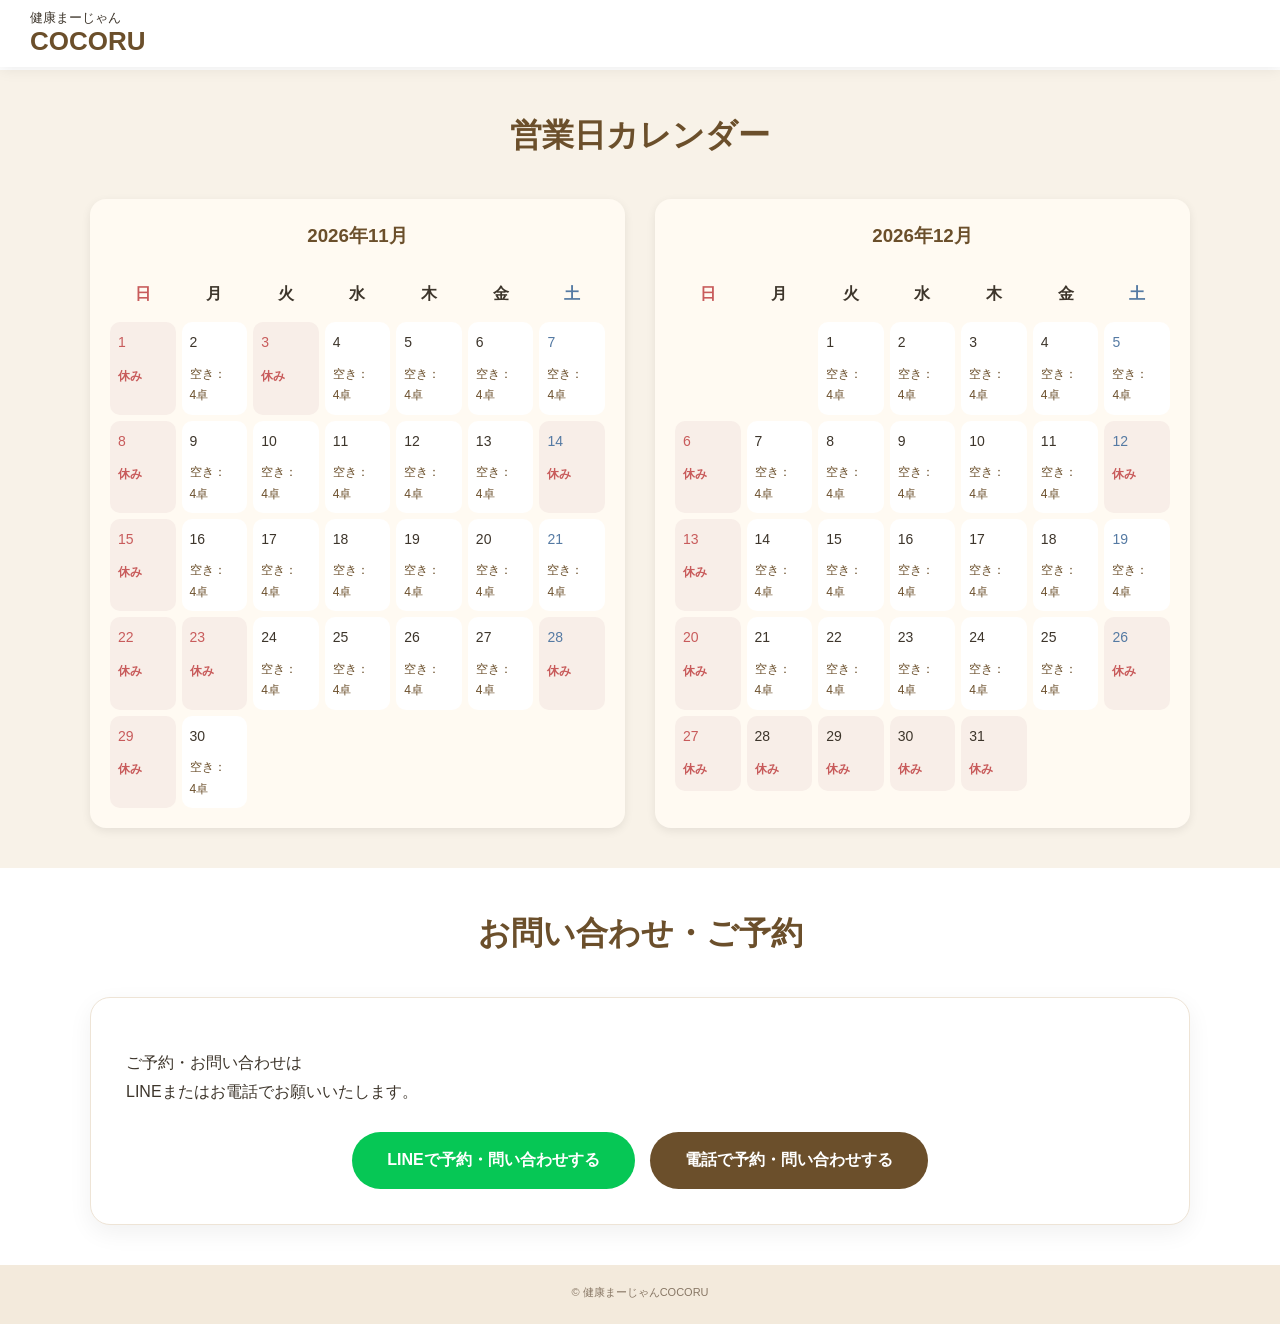
<file: calendar.html>
<!DOCTYPE html>
<html lang="ja">
  <head>
    <meta charset="UTF-8" />
    <meta name="viewport" content="width=device-width, initial-scale=1.0" />
    <title>営業日カレンダー | 健康まーじゃんCOCORU</title>
    <link rel="stylesheet" href="css/style.css" />
    <link rel="stylesheet" href="css/calendar.css" />
  </head>
  <body>
    <header class="header">
      <div class="header-inner">
        <a href="index.html" class="logo">
          健康まーじゃん
          <strong>COCORU</strong>
        </a>
      </div>
    </header>
    <main>
      <section class="notice">
        <div class="container">
          <h2>営業日カレンダー</h2>
          <div class="calendar-wrap">
            <div class="month">
              <h3>2026年11月</h3>
              <div class="calendar">
                <div class="week sun">日</div>
                <div class="week">月</div>
                <div class="week">火</div>
                <div class="week">水</div>
                <div class="week">木</div>
                <div class="week">金</div>
                <div class="week sat">土</div>
                <div class="day closed sun">
                  1
                  <span>休み</span>
                </div>
                <div class="day open" data-count="4">2</div>
                <div class="day closed holiday">
                  3
                  <span>休み</span>
                </div>
                <div class="day open" data-count="4">4</div>
                <div class="day open" data-count="4">5</div>
                <div class="day open" data-count="4">6</div>
                <div class="day open sat" data-count="4">7</div>
                <div class="day closed sun">
                  8
                  <span>休み</span>
                </div>
                <div class="day open" data-count="4">9</div>
                <div class="day open" data-count="4">10</div>
                <div class="day open" data-count="4">11</div>
                <div class="day open" data-count="4">12</div>
                <div class="day open" data-count="4">13</div>
                <div class="day closed sat">
                  14
                  <span>休み</span>
                </div>
                <div class="day closed sun">
                  15
                  <span>休み</span>
                </div>
                <div class="day open" data-count="4">16</div>
                <div class="day open" data-count="4">17</div>
                <div class="day open" data-count="4">18</div>
                <div class="day open" data-count="4">19</div>
                <div class="day open" data-count="4">20</div>
                <div class="day open sat" data-count="4">21</div>
                <div class="day closed sun">
                  22
                  <span>休み</span>
                </div>
                <div class="day closed holiday">
                  23
                  <span>休み</span>
                </div>
                <div class="day open" data-count="4">24</div>
                <div class="day open" data-count="4">25</div>
                <div class="day open" data-count="4">26</div>
                <div class="day open" data-count="4">27</div>
                <div class="day closed sat">
                  28
                  <span>休み</span>
                </div>
                <div class="day closed sun">
                  29
                  <span>休み</span>
                </div>
                <div class="day open" data-count="4">30</div>
              </div>
            </div>
            <div class="month">
              <h3>2026年12月</h3>
              <div class="calendar">
                <div class="week sun">日</div>
                <div class="week">月</div>
                <div class="week">火</div>
                <div class="week">水</div>
                <div class="week">木</div>
                <div class="week">金</div>
                <div class="week sat">土</div>
                <div class="empty"></div>
                <div class="empty"></div>
                <div class="day open" data-count="4">1</div>
                <div class="day open" data-count="4">2</div>
                <div class="day open" data-count="4">3</div>
                <div class="day open" data-count="4">4</div>
                <div class="day open sat" data-count="4">5</div>
                <div class="day closed sun">
                  6
                  <span>休み</span>
                </div>
                <div class="day open" data-count="4">7</div>
                <div class="day open" data-count="4">8</div>
                <div class="day open" data-count="4">9</div>
                <div class="day open" data-count="4">10</div>
                <div class="day open" data-count="4">11</div>
                <div class="day closed sat">
                  12
                  <span>休み</span>
                </div>
                <div class="day closed sun">
                  13
                  <span>休み</span>
                </div>
                <div class="day open" data-count="4">14</div>
                <div class="day open" data-count="4">15</div>
                <div class="day open" data-count="4">16</div>
                <div class="day open" data-count="4">17</div>
                <div class="day open" data-count="4">18</div>
                <div class="day open sat" data-count="4">19</div>
                <div class="day closed sun">
                  20
                  <span>休み</span>
                </div>
                <div class="day open" data-count="4">21</div>
                <div class="day open" data-count="4">22</div>
                <div class="day open" data-count="4">23</div>
                <div class="day open" data-count="4">24</div>
                <div class="day open" data-count="4">25</div>
                <div class="day closed sat">
                  26
                  <span>休み</span>
                </div>
                <div class="day closed sun">
                  27
                  <span>休み</span>
                </div>
                <div class="day closed">
                  28
                  <span>休み</span>
                </div>
                <div class="day closed">
                  29
                  <span>休み</span>
                </div>
                <div class="day closed">
                  30
                  <span>休み</span>
                </div>
                <div class="day closed">
                  31
                  <span>休み</span>
                </div>
              </div>
            </div>
          </div>
        </div>
      </section>
      <!-- =====================
       contact
      ===================== -->
      <section class="section">
        <div class="container">
          <h2>お問い合わせ・ご予約</h2>
          <div class="card contact-card">
            <p>
              ご予約・お問い合わせは
              <br />
              LINEまたはお電話でお願いいたします。
            </p>
            <div class="contact-buttons">
              <a href="#" class="line-button">LINEで予約・問い合わせする</a>
              <a href="tel:0000000000" class="tel-button">電話で予約・問い合わせする</a>
            </div>
          </div>
        </div>
      </section>
<!-- =====================
 footer
===================== -->
<footer>
  <p class="copyright">© 健康まーじゃんCOCORU</p>
</footer>
    </main>
  </body>
</html>
</file>
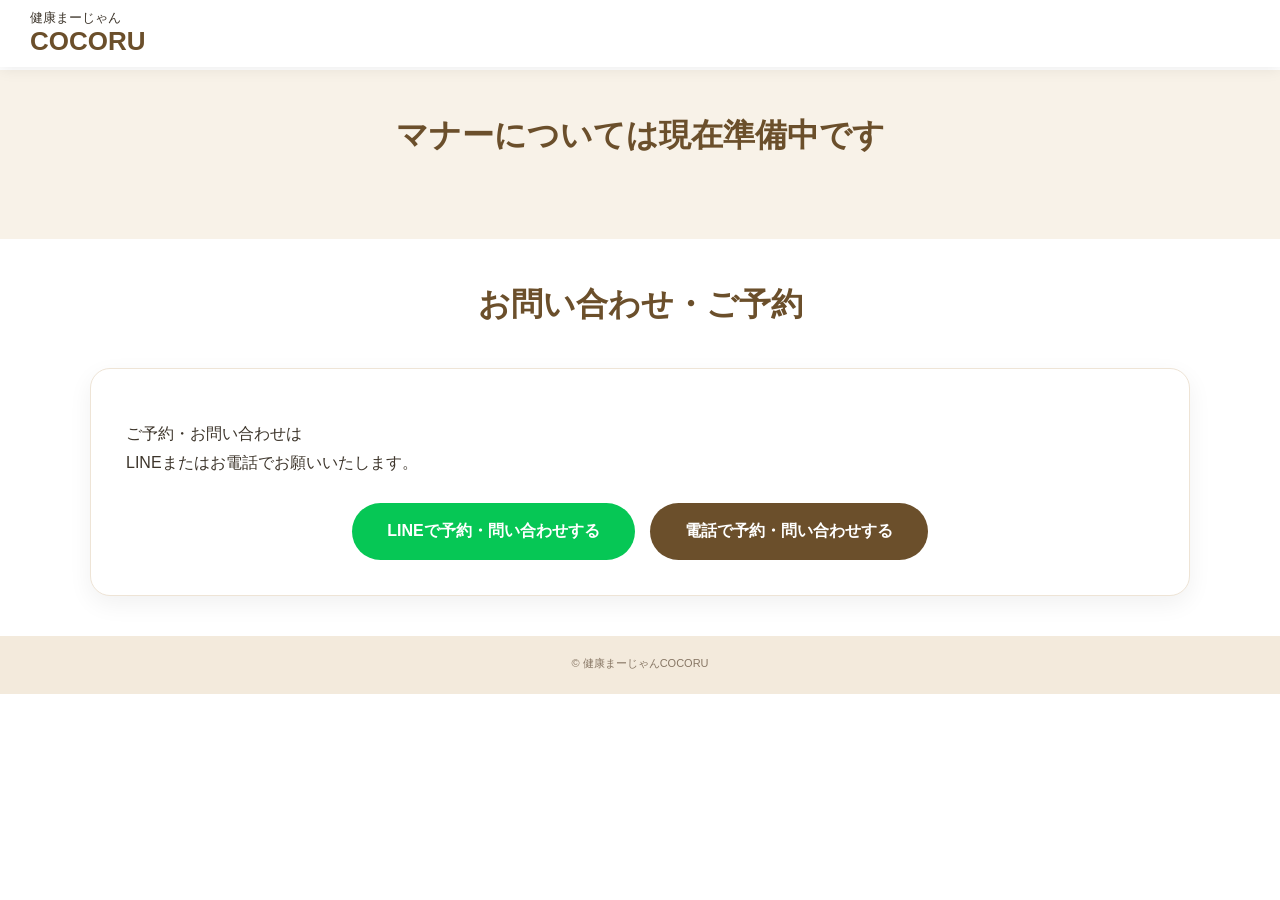
<file: manners.html>
<!DOCTYPE html>
<html lang="ja">
  <head>
    <meta charset="UTF-8" />
    <meta name="viewport" content="width=device-width, initial-scale=1.0" />
    <title>マナー | 健康まーじゃんCOCORU</title>
    <link rel="stylesheet" href="css/style.css" />
    <link rel="stylesheet" href="css/calendar.css" />
  </head>
  <body>
    <header class="header">
      <div class="header-inner">
        <a href="index.html" class="logo">
          健康まーじゃん
          <strong>COCORU</strong>
        </a>
      </div>
    </header>
    <main>
      <section class="notice">
        <div class="container">
          <h2>マナーについては現在準備中です</h2>
        </div>
      </section>
      <!-- =====================
       contact
      ===================== -->
      <section class="section">
        <div class="container">
          <h2>お問い合わせ・ご予約</h2>
          <div class="card contact-card">
            <p>
              ご予約・お問い合わせは
              <br />
              LINEまたはお電話でお願いいたします。
            </p>
            <div class="contact-buttons">
              <a href="#" class="line-button">LINEで予約・問い合わせする</a>
              <a href="tel:0000000000" class="tel-button">電話で予約・問い合わせする</a>
            </div>
          </div>
        </div>
      </section>
<!-- =====================
 footer
===================== -->
<footer>
  <p class="copyright">© 健康まーじゃんCOCORU</p>
</footer>
    </main>
  </body>
</html>
</file>
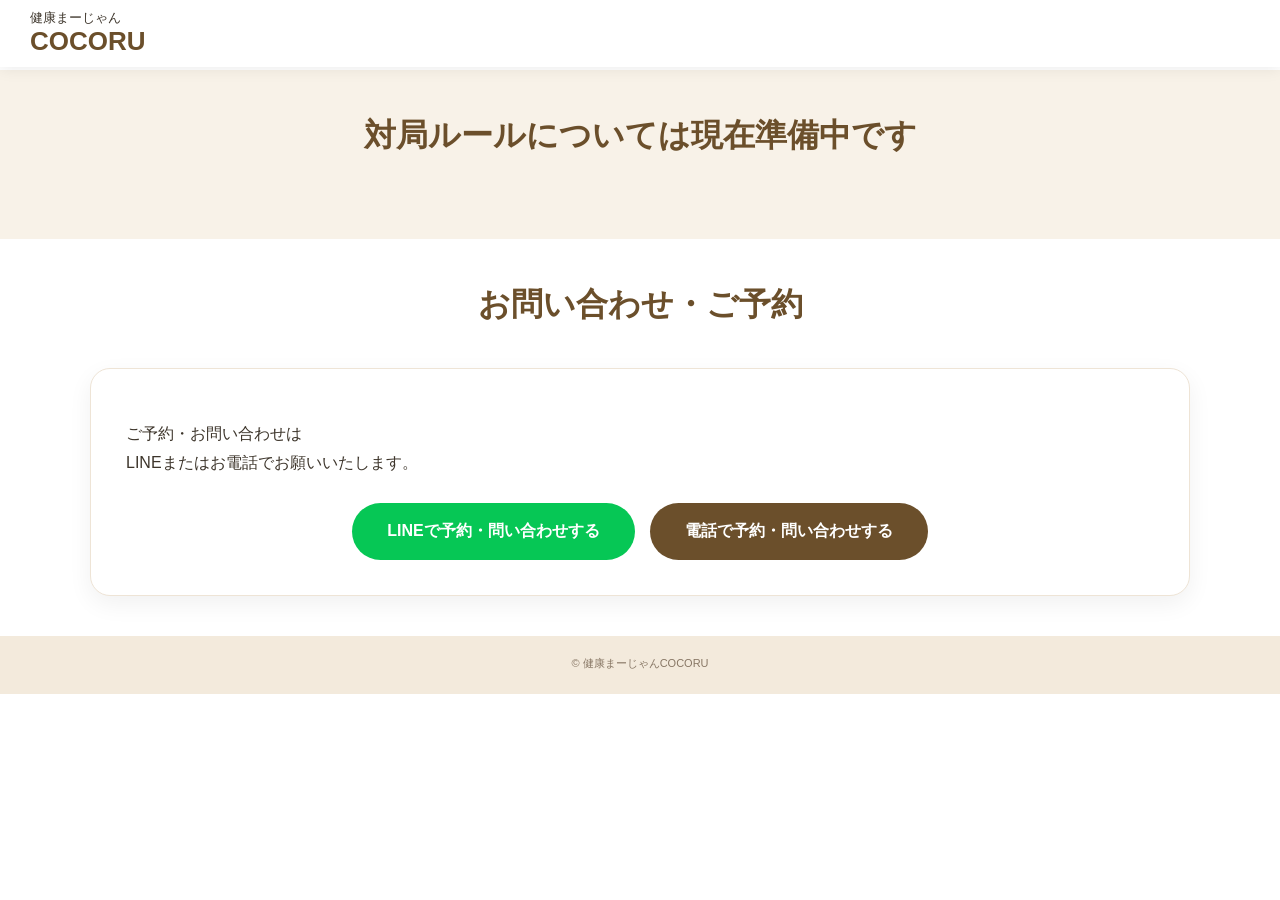
<file: rules.html>
<!DOCTYPE html>
<html lang="ja">
  <head>
    <meta charset="UTF-8" />
    <meta name="viewport" content="width=device-width, initial-scale=1.0" />
    <title>対局ルール | 健康まーじゃんCOCORU</title>
    <link rel="stylesheet" href="css/style.css" />
    <link rel="stylesheet" href="css/calendar.css" />
  </head>
  <body>
    <header class="header">
      <div class="header-inner">
        <a href="index.html" class="logo">
          健康まーじゃん
          <strong>COCORU</strong>
        </a>
      </div>
    </header>
    <main>
      <section class="notice">
        <div class="container">
          <h2>対局ルールについては現在準備中です</h2>
        </div>
      </section>
      <!-- =====================
       contact
      ===================== -->
      <section class="section">
        <div class="container">
          <h2>お問い合わせ・ご予約</h2>
          <div class="card contact-card">
            <p>
              ご予約・お問い合わせは
              <br />
              LINEまたはお電話でお願いいたします。
            </p>
            <div class="contact-buttons">
              <a href="#" class="line-button">LINEで予約・問い合わせする</a>
              <a href="tel:0000000000" class="tel-button">電話で予約・問い合わせする</a>
            </div>
          </div>
        </div>
      </section>
<!-- =====================
 footer
===================== -->
<footer>
  <p class="copyright">© 健康まーじゃんCOCORU</p>
</footer>
    </main>
  </body>
</html>
</file>
<file: css/style.css>
/* =====================
 基本設定
===================== */
:root {
    --brown: #6b4f2b;
    --brown-dark: #4d351d;
    --beige: #f8f2e8;
    --cream: #fffaf2;
    --green: #718b68;
    --text: #3d352b;
    --white: #ffffff;
}
* {
    box-sizing: border-box;
}
html {
    scroll-behavior: smooth;
}
body {
    margin: 0;
    font-family:
        "Noto Sans JP",
        sans-serif;
    color: var(--text);
    line-height: 1.8;
    background: #fff;
}
img {
    max-width: 100%;
    display: block;
}
a {
    text-decoration: none;
    color: inherit;
}
.container {
    width: min(1100px, 90%);
    margin: auto;
}
/* =====================
 header
===================== */
.header {
    position: fixed;
    top: 0;
    width: 100%;
    background: rgba(255, 255, 255, .95);
    backdrop-filter: blur(8px);
    z-index: 100;
    box-shadow: 0 2px 15px rgba(0, 0, 0, .08);
}
.header-inner {
    height: auto;
    display: flex;
    align-items: center;
    justify-content: space-between;
    padding: 10px 30px;
}
.logo {
    font-size: 13px;
    line-height: 1.2;
}
.logo strong {
    display: block;
    font-size: 26px;
    color: var(--brown);
}
.nav a:hover {
    background: var(--brown);
    color: #fff;
}
.menu-button {
    display: block;
    background: none;
    border: 0;
    font-size: 28px;
    cursor: pointer;
}
/* =====================
 mobile menu
===================== */
.mobile-menu {
    position: fixed;
    top: 0px;
    right: 0;
    width: 280px;
    background: #fff;
    padding: 20px;
    box-shadow: 0 5px 20px rgba(0,0,0,.15);
    display: none;
    z-index: 99;
}
.mobile-menu.active {
    display: block;
}
.mobile-menu a {
    display: block;
    padding: 12px 10px;
    border-bottom: 1px solid #eee;
    color: var(--brown);
    text-decoration: none;
    font-weight: bold;
}
/* =====================
 hero
===================== */
.hero {
    min-height: 650px;
    padding-top: 75px;
    display: flex;
    align-items: center;
    background:
        linear-gradient(rgba(255, 248, 235, .82),
            rgba(255, 248, 235, .82)),
        url("../images/hero.jpeg");
    background-size: cover;
    background-position: center;
}
.hero-inner {
    width: 90%;
    max-width: 900px;
    margin: auto;
    text-align: center;
}
.hero h1 {
    color: var(--brown);
    font-size: 3rem;
    letter-spacing: .05em;
}
.hero h1 span {
    display: block;
    font-size: 4.5rem;
    letter-spacing: .1em;
}
.catch {
    font-size: 1.3rem;
    margin-top: 25px;
}
.hero-buttons {
    display: flex;
    justify-content: center;
    gap: 15px;
    margin-top: 35px;
}
/* =====================
 button
===================== */
.line-button,
.tel-button {
    display: inline-block;
    padding: 14px 35px;
    border-radius: 40px;
    color: white;
    font-weight: bold;
    transition: .3s;
}
.line-button {
    background: #06c755;
}
.tel-button {
    background: var(--brown);
}
.line-button:hover,
.tel-button:hover {
    opacity: .8;
    transform: translateY(-2px);
}
/* =====================
 section
===================== */
.section,
.notice {
    padding: 10px 0 40px;
}
.notice {
    background: var(--beige);
}
h2 {
    text-align: center;
    color: var(--brown);
    font-size: 2rem;
    margin-bottom: 35px;
}
.card {
    background: white;
    border-radius: 20px;
    padding: 35px;
    box-shadow: 0 8px 25px rgba(0, 0, 0, .06);
}
/* =====================
 gallery
===================== */
.gallery-grid {
    display: grid;
    grid-template-columns: repeat(3, 1fr);
    gap: 18px;
}
.gallery-grid img {
    width: 100%;
    height: auto;
    object-fit: cover;
    border-radius: 18px;
    cursor: pointer;
    box-shadow: 0 8px 20px rgba(0, 0, 0, .08);
}
/* =====================
 feature
===================== */
.feature-grid {
    display: grid;
    grid-template-columns: repeat(2, 1fr);
    gap: 20px;
}
.feature-card:last-child:nth-child(odd) {
    grid-column: 1 / 3;
}
.feature-card {
    background: white;
    padding: 25px;
    border-radius: 18px;
    border: 1px solid #eee4d6;
    box-shadow: 0 6px 18px rgba(0, 0, 0, .05);
}
.feature-card h3 {
    color: var(--brown);
}
/* =====================
 flow
===================== */
.flow-list {
    padding: 0;
    list-style: none;
}
.flow-list li {
    position: relative;
    background: var(--cream);
    padding: 25px;
    margin-bottom: 45px;
    border-radius: 18px;
    box-shadow: 0 5px 15px rgba(0, 0, 0, .05);
    border: 1px solid #eee4d6;
}
.flow-list li:not(:last-child)::after {
    content: "";
    position: absolute;
    left: 50%;
    bottom: -32px;
    transform: translateX(-50%);
    border-left: 13px solid transparent;
    border-right: 13px solid transparent;
    border-top: 16px solid var(--brown);
}
.reservation-note {
    background: white;
    padding: 20px;
    border-radius: 12px;
}
/* =====================
 contact
===================== */
.contact-buttons {
    display: flex;
    justify-content: center;
    gap: 15px;
    margin-top: 25px;
}
/* =====================
 modal
===================== */
.modal,
.photo-modal {
    display: none;
    position: fixed;
    inset: 0;
    background: rgba(0, 0, 0, .7);
    z-index: 300;
    align-items: center;
    justify-content: center;
}
.modal.active,
.photo-modal.active {
    display: flex;
}
.modal-content {
    background: white;
    width: 90%;
    max-width: 500px;
    padding: 35px;
    border-radius: 20px;
    position: relative;
}
.modal-close {
    position: absolute;
    top: 10px;
    right: 15px;
    border: 0;
    background: none;
    font-size: 30px;
}
.photo-modal img {
    max-width: 90%;
    max-height: 85%;
}
.photo-close {
    position: absolute;
    top: 20px;
    right: 30px;
    color: white;
    font-size: 40px;
    cursor: pointer;
}
/* =====================
 footer
===================== */
footer {
    background: #f3eadc;
    color: #5a4632;
    text-align: center;
    padding: 10px 10px;
    font-size: 13px;
}
.footer-name {
    font-size: 16px;
    font-weight: bold;
    margin-bottom: 6px;
}
footer a {
    color: #5a4632;
}
.copyright {
    margin-top: 8px;
    font-size: 11px;
    opacity: .7;
}
.modal-open {
    margin-top: 20px;
    padding: 10px 25px;
    border-radius: 30px;
    border: 1px solid white;
    background: transparent;
    color: white;
}
/* =====================
 map
===================== */
.map {
    width: 100%;
    overflow: hidden;
    border-radius: 20px;
}
.map iframe {
    width: 100%;
    height: 350px;
    border: 0;
    display: block;
}
/* =====================
 reservation-warning
===================== */
.reservation-warning {
    margin-top: 30px;
    padding: 14px 25px 18px;
    background: #f8f2e8;
    border-radius: 15px;
    border: 1px solid #e5d8c5;
}
/* =====================
 mobile-only
===================== */
.mobile-only {
    display: none;
}
/* =====================
 section card
===================== */
.section .card {
    border: 1px solid #eee4d6;
}
/* =====================
 FAQ
===================== */
.faq {
    display: flex;
    flex-direction: column;
    gap: 15px;
}
.faq-item {
    background: white;
    border-radius: 15px;
    border: 1px solid #eee4d6;
    overflow: hidden;
}
.faq-question {
    width: 100%;
    padding: 20px 25px;
    border: 0;
    background: white;
    display: flex;
    justify-content: space-between;
    align-items: center;
    font-size: 16px;
    color: var(--text);
    cursor: pointer;
    text-align: left;
}
.faq-question span {
    width: 30px;
    height: 30px;
    display: flex;
    align-items: center;
    justify-content: center;
    font-size: 22px;
    line-height: 1;
    color: var(--brown);
}
.faq-answer {
    display: none;
    padding: 0 25px 20px;
}
.faq-answer p {
    margin: 0;
    line-height: 1.8;
}
.faq-item.active .faq-answer {
    display: block;
}
.faq-item.active .faq-question span {
    content: "−";
}
/* =====================
 other
===================== */
.qa-link {
    color: #8b5e34;
    text-decoration: underline;
    font-weight: bold;
}
.qa-link:hover {
    opacity: 0.7;
}
.sp-br {
    display: none;
}
.guide-text {
    font-size: 1.1rem;
    line-height: 1.8;
    font-weight: 400;
}
.thin-padding {
    padding-left: 20px;
    padding-right: 20px;
}
.section {
    scroll-margin-top: 60px;
}
.notice  {
    scroll-margin-top: 60px;
}
/* =====================
 smartphone
===================== */
@media(max-width:767px) {
.nav {
    display: none;
}
.menu-button {
    display: block;
}
.mobile-menu.active {
    display: flex;
    flex-direction: column;
    position: fixed;
    top: 0px;
    width: 100%;
    background: white;
    z-index: 90;
}
.mobile-menu a {
    padding: 15px;
    border-bottom: 1px solid #ddd;
}
.hero {
    min-height: 650px;
}
.hero h1 {
    font-size: 2rem;
}
.hero h1 span {
    font-size: 3rem;
}
.catch {
    font-size: 1.1rem;
}
.hero-buttons {
    flex-direction: column;
}
.line-button,
.tel-button {
    width: auto;
    min-width: 240px;
    margin: 0 auto;
    text-align: center;
    display: block;
}
.section,
.notice {
    padding: 10px 0 25px;
}
.gallery-grid {
    grid-template-columns: 1fr;
}
.gallery-grid img {
    height: auto;
}
.feature-grid {
    grid-template-columns: 1fr;
}
.feature-card:last-child:nth-child(odd) {
    grid-column: auto;
}
.contact-buttons {
    flex-direction: column;
    align-items: center;
}
h2 {
    font-size: 1.6rem;
}
.map iframe {
    height: 250px;
}
.mobile-only {
    display: block;
}
.sp-br {
    display: block;
}
.section {
    scroll-margin-top: 60px;
}
.notice  {
    scroll-margin-top: 60px;
}
/* =====================
 hidden
===================== */
}
.hidden {
    display: none;
}
</file>
<file: css/calendar.css>
/* =====================
   営業日カレンダー
===================== */
.calendar-wrap {
    display: grid;
    gap: 30px;
}
@media (min-width:768px) {
    .calendar-wrap {
        grid-template-columns: repeat(2, 1fr);
    }
}
/* 月カード */
.month {
    background: var(--cream);
    border-radius: 16px;
    padding: 20px;
    box-shadow:
        0 3px 10px rgba(0, 0, 0, .08);
}
.month h3 {
    text-align: center;
    color: var(--brown);
    margin-top: 0;
}
/* カレンダー */
.calendar {
    display: grid;
    grid-template-columns: repeat(7, 1fr);
    gap: 6px;
}
.week {
    text-align: center;
    font-weight: bold;
    padding: 8px 0;
}
.week.sun {
    color: #c85b5b;
}
.week.sat {
    color: #557aa3;
}
/* 日付 */
.day {
  min-height: 75px;
  background: #fff;
  border-radius: 10px;
  padding: 8px;
  font-size: 14px;
}
.day span {
    display: block;
    margin-top: 8px;
    font-size: 12px;
}
/* 予約 */
.reserve {
    color: var(--brown);
}
/* 休み */
.closed span {
    color: #c85b5b;
    font-weight: bold;
}
/* 曜日 */
.sun {
    color: #c85b5b;
}
.sat {
    color: #557aa3;
}
/* 空白 */
.empty {
    background: transparent;
}
/* 営業日の予約表示 */
.open::after {
  content: "空き：\A" attr(data-count) "卓";
  white-space: pre;
  display: block;
  margin-top: 8px;
  font-size: 12px;
  color: var(--brown);
}
/* 休み表示 */
.day.closed span {
  display: block;
  margin-top: 10px;
  font-size: 12px;
  color: #c85b5b;
  font-weight: bold;
}
.day.closed {
  background: #f8eee8;
}
.day.holiday {
    color: #c85b5b;
}
main {
    padding-top: 70px;
}
</file>
